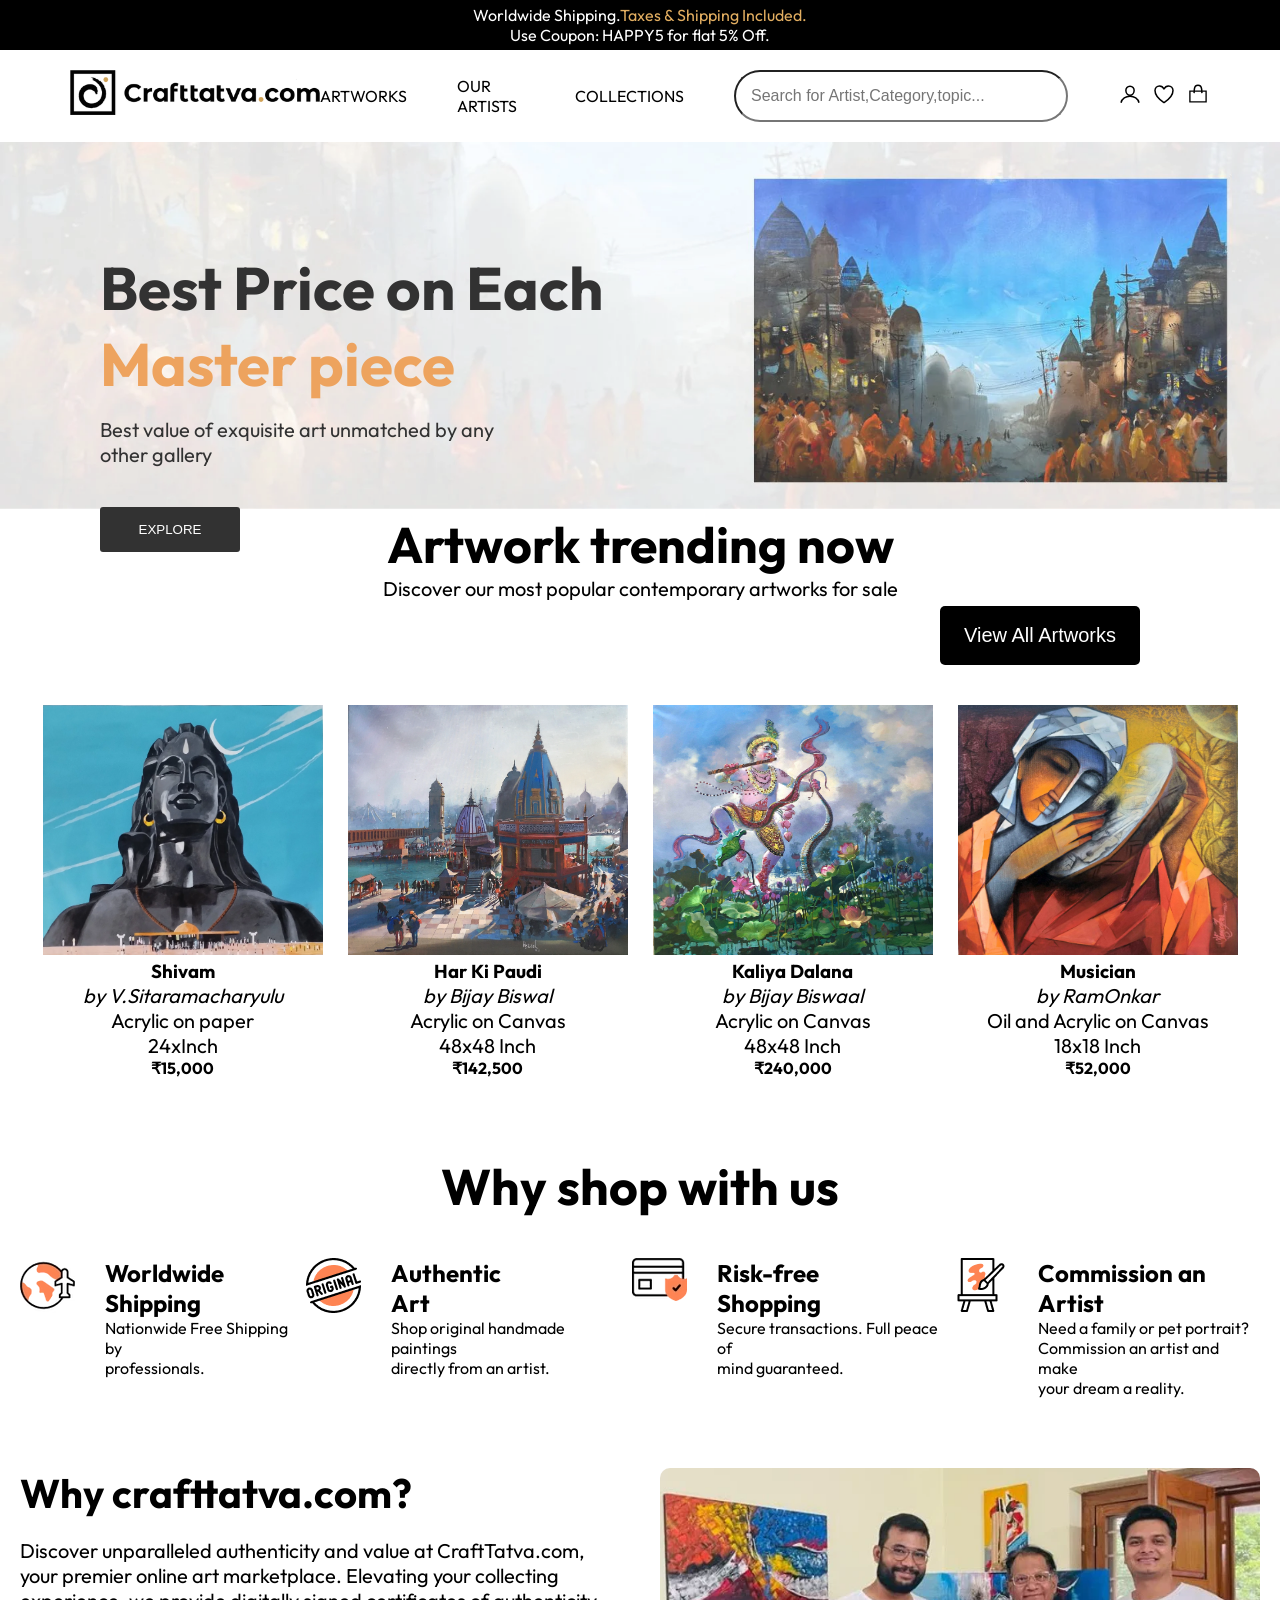
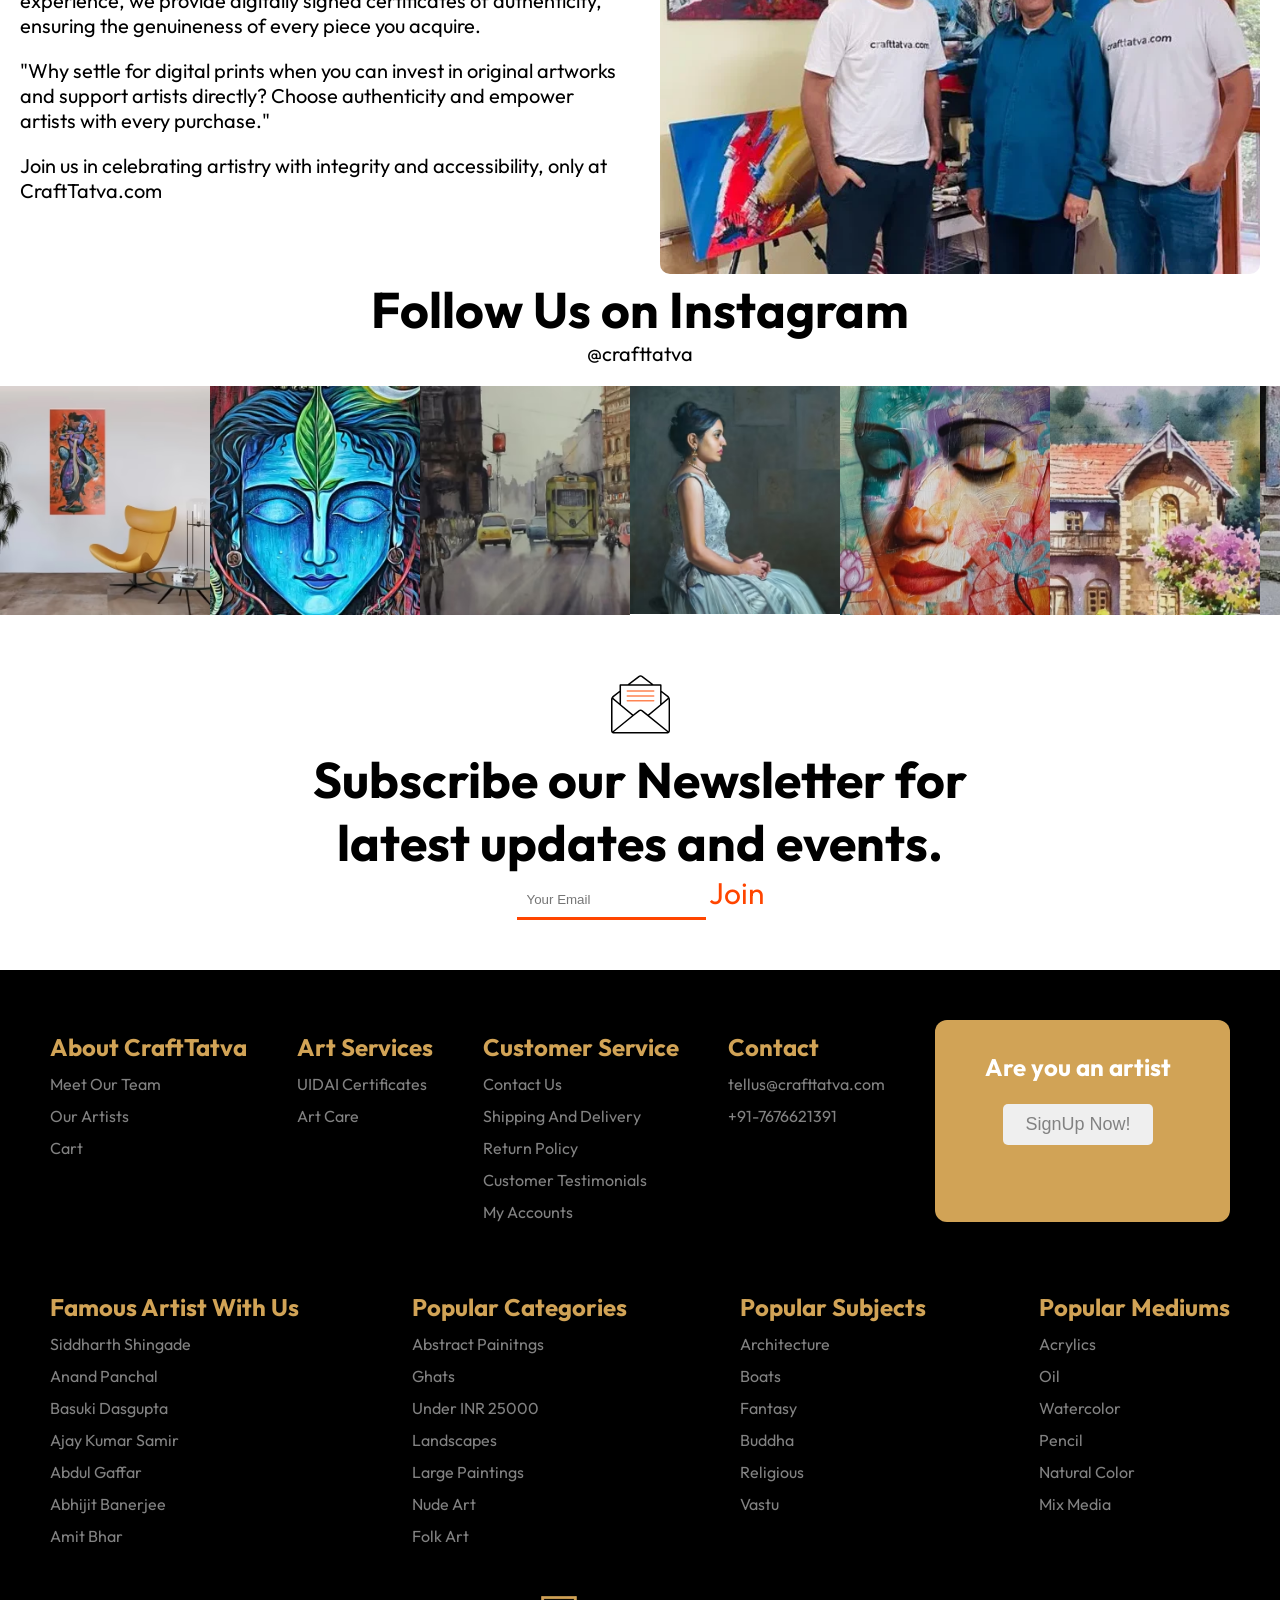
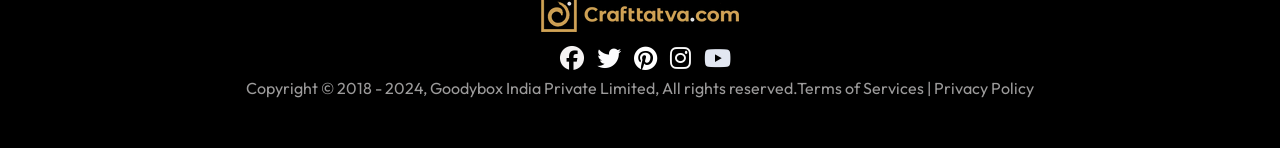
<file: index.html>
<!DOCTYPE html>
<html lang="en">
<head>
    <meta charset="UTF-8">
    <meta name="viewport" content="width=device-width, initial-scale=1.0">
    <title>Craftartgallery</title>
    <link rel="stylesheet" href="style.css">
    <!-- cdn link for icon -->
    <link rel="stylesheet" href="https://cdnjs.cloudflare.com/ajax/libs/font-awesome/6.7.2/css/all.min.css"
        integrity="sha512-Evv84Mr4kqVGRNSgIGL/F/aIDqQb7xQ2vcrdIwxfjThSH8CSR7PBEakCr51Ck+w+/U6swU2Im1vVX0SVk9ABhg=="
        crossorigin="anonymous" referrerpolicy="no-referrer" />
    <!-- font link -->
     <link rel="preconnect" href="https://fonts.googleapis.com">
<link rel="preconnect" href="https://fonts.gstatic.com" crossorigin>
<link href="https://fonts.googleapis.com/css2?family=Outfit:wght@100..900&display=swap" rel="stylesheet">

</head>

<body>
    <!-- Coupen Code -->
    <div class="cou">
        <div class="coupen">
            <p>Worldwide Shipping.<span class="span-coupen">Taxes & Shipping Included.</span></p>
            <p>Use Coupon: HAPPY5 for flat 5% Off.</p>
        </div>
    </div>
    <!-- Navbar Start -->
    <div class="navbar">
        <a href="./index.html"><img class="logo" src="./image/logo-image.avif"></a>
        <ul>
            <li class="hov"><a href="./collections.html">ARTWORKS</a></li>
            <li class="hov"><a href="">OUR ARTISTS</a></li>
            <li class="hov"><a href="./collections.html">COLLECTIONS</a></li>
            <li><input type="text" placeholder="Search for Artist,Category,topic..."></li>
            <div class="icons">
                <li><a href="./login.html"><svg aria-hidden="true" fill="none" focusable="false" width="24"
                            class="svg-user" viewBox="0 0 24 24">
                            <path
                                d="M16.125 8.75c-.184 2.478-2.063 4.5-4.125 4.5s-3.944-2.021-4.125-4.5c-.187-2.578 1.64-4.5 4.125-4.5 2.484 0 4.313 1.969 4.125 4.5Z"
                                stroke="currentColor" stroke-width="1.5" stroke-linecap="round" stroke-linejoin="round">
                            </path>
                            <path d="M3.017 20.747C3.783 16.5 7.922 14.25 12 14.25s8.217 2.25 8.984 6.497"
                                stroke="currentColor" stroke-width="1.5" stroke-miterlimit="10"></path>
                        </svg></a></li>
                <li><svg class="svg-heart" width="24" height="24" viewBox="0 0 24 24" fill="none"
                        xmlns="http://www.w3.org/2000/svg">
                        <path
                            d="M16.5429 4C13.4999 4 12 6.99984 12 6.99984C12 6.99984 10.5001 4 7.45712 4C4.98412 4 3.02579 6.06895 3.00048 8.53772C2.94892 13.6623 7.06573 17.3066 11.5782 20.3693C11.7026 20.4539 11.8495 20.4992 12 20.4992C12.1505 20.4992 12.2975 20.4539 12.4219 20.3693C16.9338 17.3066 21.0506 13.6623 20.9995 8.53772C20.9742 6.06895 19.0159 4 16.5429 4Z"
                            stroke="currentColor" stroke-width="1.5" stroke-linecap="round" stroke-linejoin="round">
                        </path>
                    </svg></li>
                <li><svg class="svg-cart" width="24" height="24" viewBox="0 0 24 24" fill="none"
                        xmlns="http://www.w3.org/2000/svg">
                        <path
                            d="M15.914 11.1088C15.8187 9.84444 15.796 8.46587 15.6347 7.06251C15.3753 4.81446 14.2386 3.28271 12.0009 3.28271C9.76329 3.28271 8.62655 4.81446 8.36712 7.06162C8.20581 8.46587 8.18317 9.84356 8.08789 11.1079"
                            stroke="currentColor" stroke-width="1.5" stroke-miterlimit="10" stroke-linejoin="bevel">
                        </path>
                        <path d="M20.1004 19.9089V9.10889H3.90039V19.9089H20.1004Z" stroke="currentColor"
                            stroke-width="1.35" stroke-miterlimit="10"></path>
                    </svg></li>
            </div>

        </ul>
    </div>
    <!-- navbar complete -->

    <!-- banner section start -->
    <div class="banner">
        <div class="banner-img">
            <img src="./image/banner-1.webp">
        </div>
        <div class="banner-1">
            <h1>Best Price on Each<br><span class="banner-1-yellow">Master piece </span></h1>
            <p>Best value of exquisite art unmatched by any<br>other gallery </p>
            <button><a href="./collections.html">EXPLORE</a></button>
        </div>
    </div>
    <!-- banner close -->

    <!-- trending art work -->
    <div class="trend1">
        <h1>Artwork trending now</h1>
        <p>Discover our most popular contemporary artworks for sale</p>
        <button><a href="./collections.html">View All Artworks</a></button>
        <div class="trend-art">
            <div class="t-art">
                <a href="">
                    <img src="./image/image-1-1.webp">
                    <h3>Shivam</h3>
                    <p><i>by V.Sitaramacharyulu</i></p>
                    <p>Acrylic on paper<br>24xInch</p>
                    <h4>₹15,000</h4>
                </a>
            </div>
            <div class="t-art">
                <a href="">
                    <img src="./image/image-1-2.webp">
                    <h3>Har Ki Paudi</h3>
                    <p><i>by Bijay Biswal</i></p>
                    <p>Acrylic on Canvas<br>48x48 Inch</p>
                    <h4>₹142,500</h4>
                </a>
            </div>

            <div class="t-art">
                <a href="">
                    <img src="./image/image-1-3.jpg">
                    <h3>Kaliya Dalana</h3>
                    <p><i>by Bijay Biswaal</i></p>
                    <p>Acrylic on Canvas<br>48x48 Inch</p>
                    <h4>₹240,000</h4>
                </a>
            </div>

            <div class="t-art">
                <a href="">
                    <img src="./image/image-1-4.jpg">
                    <h3>Musician</h3>
                    <p><i>by RamOnkar</i></p>
                    <p>Oil and Acrylic on Canvas<br>18x18 Inch</p>
                    <h4>₹52,000</h4>
                </a>
            </div>
        </div>
    </div>
    <!-- why shop with us -->
    <div class="why">
        <h1>Why shop with us</h1>
        <div class="why-sec">
            <div class="why-sec1">
                <div class="why-s1">
                    <img src="./image/image-y1.avif">
                </div>
                <div class="why-s2">
                    <h2>Worldwide <br>Shipping</h2>
                    <p>Nationwide Free Shipping by <br>professionals.</p>
                </div>
            </div>
            <div class="why-sec1">
                <div class="why-s1">
                    <img src="./image/image-y2.png">
                </div>
                <div class="why-s2">
                    <h2>Authentic <br>Art</h2>
                    <p>Shop original handmade paintings <br>directly from an artist.</p>
                </div>
            </div>
            <div class="why-sec1">
                <div class="why-s1">
                    <img src="./image/image-y3.avif">
                </div>
                <div class="why-s2">
                    <h2>Risk-free <br>Shopping</h2>
                    <p>Secure transactions. Full peace of <br>mind guaranteed.</p>
                </div>
            </div>
            <div class="why-sec1">
                <div class="why-s1">
                    <img src="./image/image-y4.png">
                </div>
                <div class="why-s2">
                    <h2>Commission an <br>Artist</h2>
                    <p>Need a family or pet portrait? <br>Commission an artist and make <br>your dream a reality.</p>
                </div>
            </div>
        </div>
    </div>
    <!-- why shop with us close -->

    <!-- small overview -->
    <div class="overview">
        <div class="over1">
            <h1>Why crafttatva.com?</h1>
            <p>Discover unparalleled authenticity and value at CraftTatva.com, your premier online art marketplace.
                Elevating your collecting experience, we provide digitally signed certificates of authenticity, ensuring
                the genuineness of every piece you acquire.</p>
            <p>"Why settle for digital prints when you can invest in original artworks and support artists directly?
                Choose authenticity and empower artists with every purchase."</p>
            <p>Join us in celebrating artistry with integrity and accessibility, only at CraftTatva.com</p>
        </div>
        <div class="over2">
            <img src="./image/image-over1.webp">
        </div>
    </div>

    <!-- follow on instagram -->
    <div class="instagram">
        <h1>Follow Us on Instagram</h1>
        <p>@crafttatva</p>
        <div class="insta">
            <div class="insta1">
                <img src="./image/image-i1.avif">
                <div class="hov-in"><a href=""><i class="fa-brands fa-instagram fa-sm" style="color: #fafafa;"></i></a></div>
            </div>
            <div class="insta1">
                <img src="./image/image-i2.avif">
                <div class="hov-in"><a href=""><i class="fa-brands fa-instagram fa-sm" style="color: #fafafa;"></i></a></div>
            </div>
            <div class="insta1">
                <img src="./image/image-i3.avif">
                <div class="hov-in"><a href=""><i class="fa-brands fa-instagram fa-sm" style="color: #fafafa;"></i></a></div>
            </div>
            <div class="insta1">
                <img src="./image/image-i4.avif">
                <div class="hov-in"><a href=""><i class="fa-brands fa-instagram fa-sm" style="color: #fafafa;"></i></a></div>
            </div>
            <div class="insta1">
                <img src="./image/image-i5.avif">
                <div class="hov-in"><a href=""><i class="fa-brands fa-instagram fa-sm" style="color: #fafafa;"></i></a></div>
            </div>
            <div class="insta1">
                <img src="./image/image-i6.avif">
                <div class="hov-in"><a href=""><i class="fa-brands fa-instagram fa-sm" style="color: #fafafa;"></i></a></div>
            </div>
            <div class="insta1">
                <img src="./image/image-i7.avif">
                <div class="hov-in"><a href=""><i class="fa-brands fa-instagram fa-sm" style="color: #fafafa;"></i></a></div>
            </div>
        </div>
    </div>

    <!-- join -->
    <div class="join">
        <svg xmlns="http://www.w3.org/2000/svg" width="59" height="59" viewBox="0 0 59 59" fill="none">
            <path
                d="M16.2922 16.7906H42.745C43.1529 16.7906 43.4981 16.4454 43.4981 16.0375C43.4981 15.6297 43.1529 15.2844 42.745 15.2844H16.2922C15.8843 15.2844 15.5391 15.6297 15.5391 16.0375C15.5391 16.4454 15.8843 16.7906 16.2922 16.7906Z"
                fill="#FE8453"></path>
            <path
                d="M16.2922 21.6542H42.745C43.1529 21.6542 43.4981 21.3089 43.4981 20.9011C43.4981 20.4932 43.1529 20.1479 42.745 20.1479H16.2922C15.8843 20.1479 15.5391 20.4932 15.5391 20.9011C15.5391 21.3089 15.8843 21.6542 16.2922 21.6542Z"
                fill="#FE8453"></path>
            <path
                d="M16.2922 26.5179H42.745C43.1529 26.5179 43.4981 26.1727 43.4981 25.7648C43.4981 25.3569 43.1529 25.0117 42.745 25.0117H16.2922C15.8843 25.0117 15.5391 25.3569 15.5391 25.7648C15.5391 26.1727 15.8843 26.5179 16.2922 26.5179Z"
                fill="#FE8453"></path>
            <path
                d="M57.1111 20.7235L50.5531 15.6397V10.0854C50.5531 9.6775 50.2079 9.33227 49.7996 9.33227H42.4254L31.6308 0.95394C30.4383 0.0439993 28.5869 0.0439993 27.4259 0.95394L16.6314 9.33227H9.25715C8.84928 9.33227 8.50405 9.6775 8.50405 10.0854V15.6397L1.94563 20.7235C0.847291 21.5704 0 23.2964 0 24.6769V55.7114C0 56.8408 0.658909 57.8134 1.66305 58.2843C1.91408 58.4412 2.29086 58.5354 2.82403 58.5354H56.1698C56.7034 58.5354 57.0802 58.4412 57.3313 58.2843C58.3354 57.8134 58.9943 56.8408 58.9943 55.7114V24.6769C59.0569 23.2964 58.2096 21.5703 57.1113 20.7235H57.1111ZM57.5821 24.6769V55.7114C57.5821 55.8993 57.5505 56.0562 57.4879 56.2135C57.3937 56.1193 57.2995 56.0251 57.1742 55.8993L38.1581 40.5237L57.5511 24.2374C57.5827 24.3943 57.5827 24.5511 57.5827 24.6764L57.5821 24.6769ZM1.53809 55.7114V24.6769C1.53809 24.5201 1.56918 24.3948 1.60073 24.2379L20.9938 40.5243L1.97766 55.8999C1.85237 55.9941 1.75817 56.0883 1.66398 56.214C1.56978 56.0567 1.53869 55.8688 1.53869 55.7119L1.53809 55.7114ZM22.5945 41.1201L28.3999 36.4131C29.0273 35.911 30.0941 35.911 30.7219 36.4131L56.2335 57.0294H2.88777L22.5945 41.1201ZM56.2335 21.8839C56.5157 22.1034 56.7667 22.4171 56.9867 22.7938L50.585 28.1598V17.5221L56.2335 21.8839ZM28.3678 2.14555C28.9952 1.64347 30.1251 1.64347 30.7524 2.14555L40.0723 9.36289H19.0474L28.3678 2.14555ZM49.1106 29.4143L36.9974 39.5814L31.663 35.2822C30.5016 34.3407 28.6502 34.3407 27.4892 35.2822L22.1549 39.5814L10.0417 29.3827V10.8055H49.1099L49.1106 29.4143ZM2.88777 21.8832L8.53583 17.4899V28.1276L2.13462 22.7616C2.3541 22.4164 2.63674 22.1027 2.88777 21.8832Z"
                fill="black"></path>
        </svg>
        <h1>Subscribe our Newsletter for <br>latest updates and events.</h1>
    </div>
    <div class="join-sec1">
        <div class="join-sec2">
            <input type="text" placeholder="Your Email">
            <a href="">Join</a>
        </div>
    </div>

    <!-- Footer -->
    <footer class="footer">
        <div class="footer1">
            <div class="footer-sec1">
                <ul>
                    <li>
                        <h2>About CraftTatva</h2>
                    </li>
                    <li><a href="#"> Meet Our Team</a></li>
                    <li><a href="#">Our Artists</a></li>
                    <li><a href="#">Cart</a></li>
                </ul>
            </div>
            <div class="footer-sec11">
                <ul>
                    <li>
                        <h2>Art Services</h2>
                    </li>
                    <li><a href="#">UIDAI Certificates</a></li>
                    <li><a href="#">Art Care</a></li>
                </ul>
            </div>
            <div class="footer-sec11">
                <ul>
                    <li>
                        <h2>Customer Service</h2>
                    </li>
                    <li><a href="#">Contact Us</a></li>
                    <li><a href="#">Shipping And Delivery</a></li>
                    <li><a href="#">Return Policy</a></li>
                    <li><a href="#">Customer Testimonials</a></li>
                    <li><a href="#">My Accounts</a></li>
                </ul>
            </div>
            <div class="footer-sec11">
                <ul>
                    <li>
                        <h2>Contact</h2>
                    </li>
                    <li><a href="#">tellus@crafttatva.com</a></li>
                    <li><a href="#">+91-7676621391</a></li>
            </div>
            <div class="footer-signup">
                <ul>
                    <li>
                        <h2 class="foo">Are you an artist</h2>
                    </li>
                    <li><button><a href="">SignUp Now!</a></button></li>
                </ul>
            </div>
        </div>
        <div class="footer2">
            <div class="footer-sec2">
                <ul>
                    <h2>Famous Artist With Us</h2>
                    <li><a href="#">Siddharth Shingade</a></li>
                    <li><a href="#">Anand Panchal</a></li>
                    <li><a href="#">Basuki Dasgupta</a></li>
                    <li><a href="#">Ajay Kumar Samir</a></li>
                    <li><a href="#">Abdul Gaffar</a></li>
                    <li><a href="#">Abhijit Banerjee</a></li>
                    <li><a href="#">Amit Bhar</a></li>
                </ul>
            </div>
            <div class="footer-sec2">
                <h2>Popular Categories</h2>
                <li><a href="#">Abstract Painitngs</a></li>
                <li><a href="#">Ghats</a></li>
                <li><a href="#">Under INR 25000</a></li>
                <li><a href="#">Landscapes</a></li>
                <li><a href="#">Large Paintings</a></li>
                <li><a href="#">Nude Art</a></li>
                <li><a href="#">Folk Art</a></li>
            </div>
            <div class="footer-sec2">
                <h2>Popular Subjects</h2>
                <li><a href="#">Architecture</a></li>
                <li><a href="#">Boats</a></li>
                <li><a href="#">Fantasy</a></li>
                <li><a href="#">Buddha</a></li>
                <li><a href="#">Religious</a></li>
                <li><a href="#">Vastu</a></li>
            </div>
            <div class="footer-sec2">
                <h2>Popular Mediums</h2>
                <li><a href="#">Acrylics</a></li>
                <li><a href="#">Oil</a></li>
                <li><a href="#">Watercolor</a></li>
                <li><a href="#">Pencil</a></li>
                <li><a href="#">Natural Color</a></li>
                <li><a href="#">Mix Media</a></li>
            </div>
        </div>

        <div class="footer3">
            <img src="./image/footer-log.webp">
            <div>
                <ul>
                    <li><a href=""><i class="fa-brands fa-facebook fa-xl" style="color: #f5f3f3;"></i></a>
                        <a href=""><i class="fa-brands fa-twitter fa-xl" style="color: #fcfcfd;"></i></a>
                        <a href=""><i class="fa-brands fa-pinterest fa-xl" style="color: #ffffff;"></i></a>
                        <a href=""><i class="fa-brands fa-instagram fa-xl" style="color: #fafafa;"></i></a>
                        <a href=""><i class="fa-brands fa-youtube fa-xl" style="color: #e2e7f1;"></i></a>
                    </li>
                </ul>
            </div>
            <p>Copyright &copy; 2018 - 2024, Goodybox India Private Limited, All rights reserved.Terms of Services |
                Privacy Policy</p>
        </div>
    </footer>
    <!--  hov i-->
    
</body>

</html>
</file>
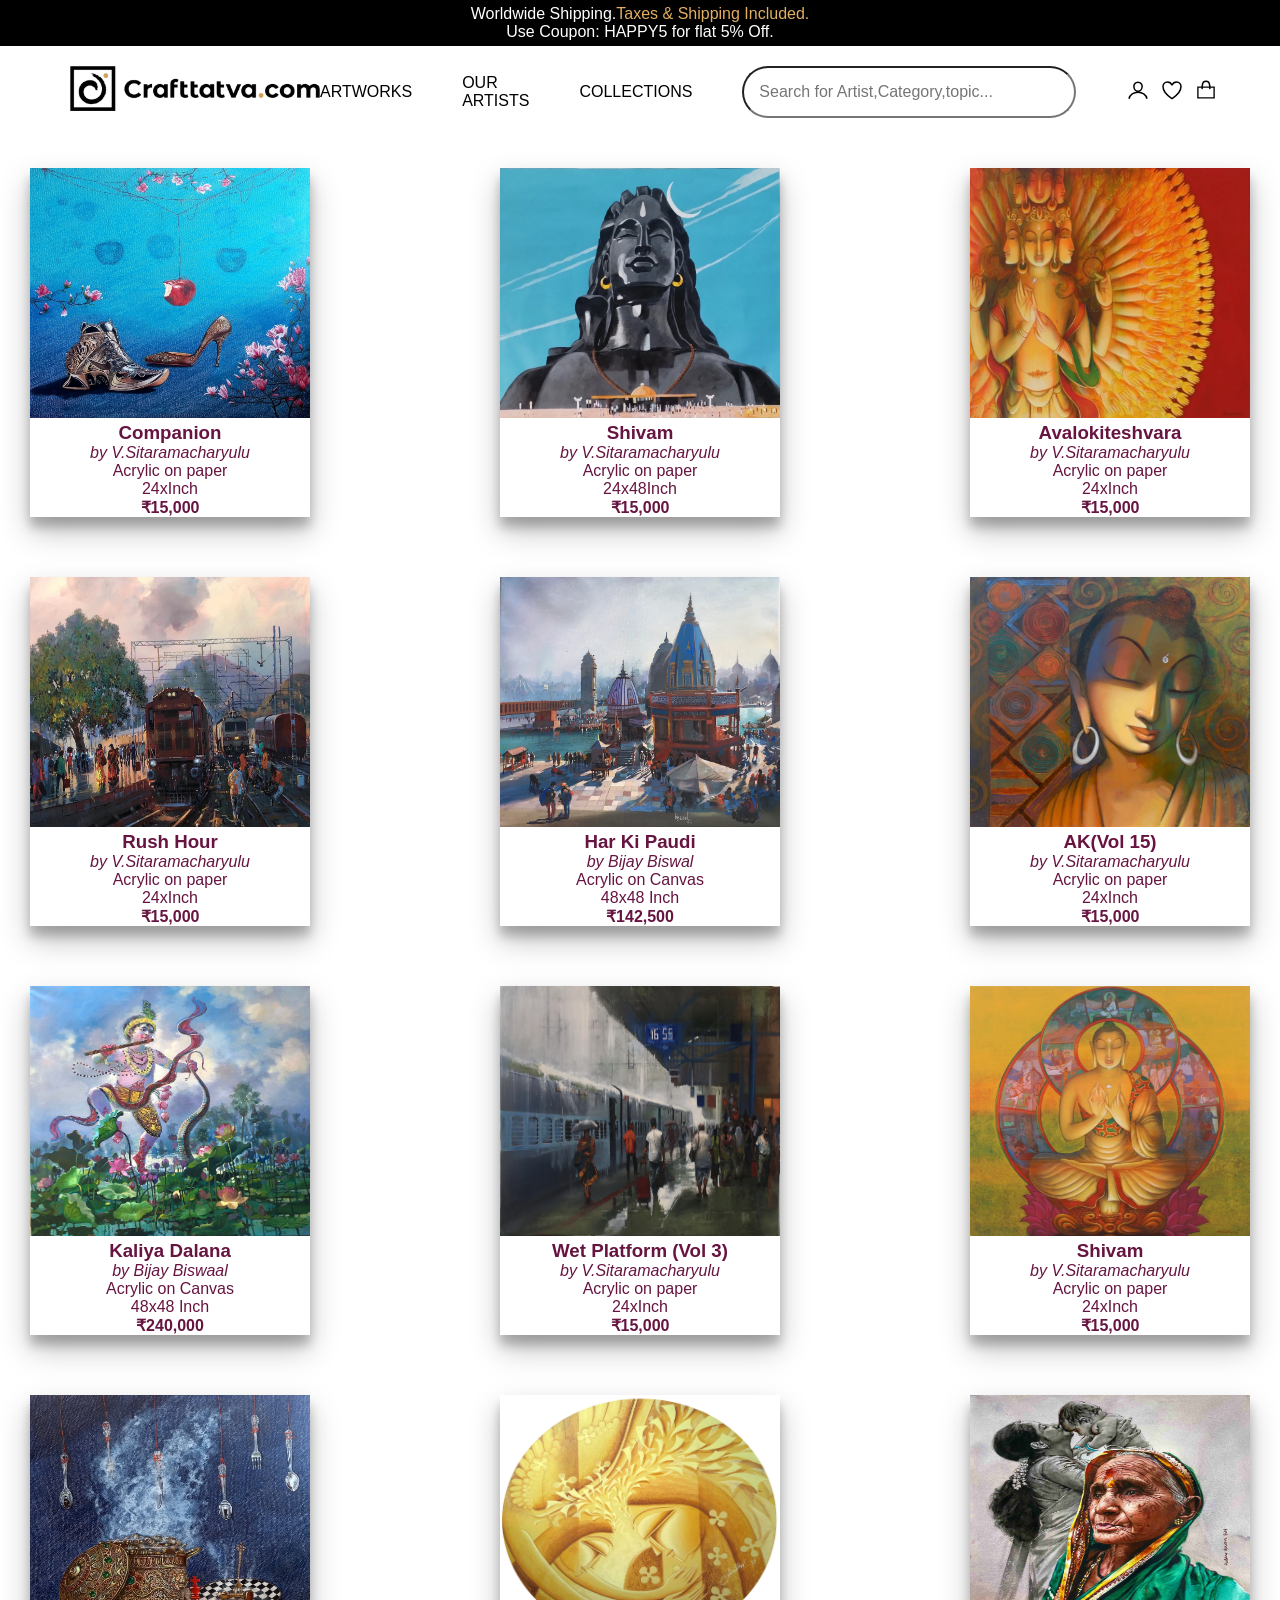
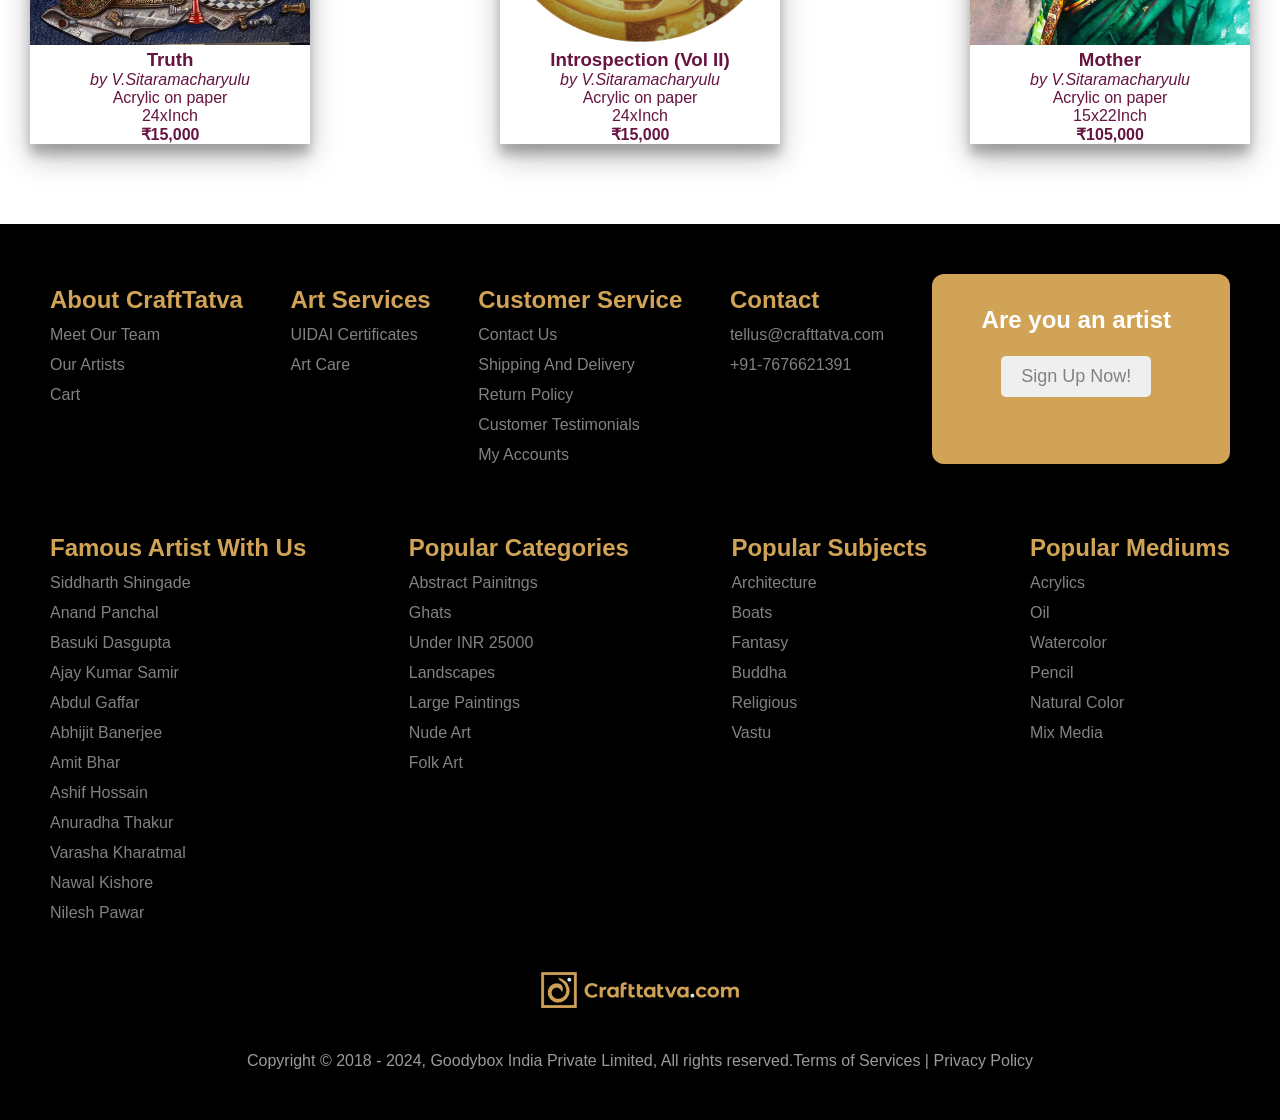
<file: collections.html>
<!DOCTYPE html>
<html lang="en">
<head>
    <meta charset="UTF-8">
    <meta name="viewport" content="width=device-width, initial-scale=1.0">
    <title>Collections</title>
    <link rel="stylesheet" href="style.css">
</head>
<body><!-- Coupen Code -->
    <div class="cou">
        <div class="coupen">
            <p>Worldwide Shipping.<span class="span-coupen">Taxes & Shipping Included.</span></p>
            <p>Use Coupon: HAPPY5 for flat 5% Off.</p>
        </div>
    </div>
    <!-- Navbar Start -->
    <div class="navbar">
        <a href="./index.html"><img class="logo" src="./image/logo-image.avif"></a>
        <ul>
            <li><a href="./collections.html">ARTWORKS</a></li>
            <li><a href="">OUR ARTISTS</a></li>
            <li><a href="./collections.html">COLLECTIONS</a></li>
            <li><input type="text" placeholder="Search for Artist,Category,topic..."></li>
            <div class="icons">
                <li><a href="./login.html"><svg aria-hidden="true" fill="none" focusable="false" width="24"
                            class="svg-user" viewBox="0 0 24 24">
                            <path
                                d="M16.125 8.75c-.184 2.478-2.063 4.5-4.125 4.5s-3.944-2.021-4.125-4.5c-.187-2.578 1.64-4.5 4.125-4.5 2.484 0 4.313 1.969 4.125 4.5Z"
                                stroke="currentColor" stroke-width="1.5" stroke-linecap="round" stroke-linejoin="round">
                            </path>
                            <path d="M3.017 20.747C3.783 16.5 7.922 14.25 12 14.25s8.217 2.25 8.984 6.497"
                                stroke="currentColor" stroke-width="1.5" stroke-miterlimit="10"></path>
                        </svg></a></li>
                <li><svg class="svg-heart" width="24" height="24" viewBox="0 0 24 24" fill="none"
                        xmlns="http://www.w3.org/2000/svg">
                        <path
                            d="M16.5429 4C13.4999 4 12 6.99984 12 6.99984C12 6.99984 10.5001 4 7.45712 4C4.98412 4 3.02579 6.06895 3.00048 8.53772C2.94892 13.6623 7.06573 17.3066 11.5782 20.3693C11.7026 20.4539 11.8495 20.4992 12 20.4992C12.1505 20.4992 12.2975 20.4539 12.4219 20.3693C16.9338 17.3066 21.0506 13.6623 20.9995 8.53772C20.9742 6.06895 19.0159 4 16.5429 4Z"
                            stroke="currentColor" stroke-width="1.5" stroke-linecap="round" stroke-linejoin="round">
                        </path>
                    </svg></li>
                <li><svg class="svg-cart" width="24" height="24" viewBox="0 0 24 24" fill="none"
                        xmlns="http://www.w3.org/2000/svg">
                        <path
                            d="M15.914 11.1088C15.8187 9.84444 15.796 8.46587 15.6347 7.06251C15.3753 4.81446 14.2386 3.28271 12.0009 3.28271C9.76329 3.28271 8.62655 4.81446 8.36712 7.06162C8.20581 8.46587 8.18317 9.84356 8.08789 11.1079"
                            stroke="currentColor" stroke-width="1.5" stroke-miterlimit="10" stroke-linejoin="bevel">
                        </path>
                        <path d="M20.1004 19.9089V9.10889H3.90039V19.9089H20.1004Z" stroke="currentColor"
                            stroke-width="1.35" stroke-miterlimit="10"></path>
                    </svg></li>
            </div>

        </ul>
    </div>
    <!-- navbar complete -->
    <div class="collections">
          <div class="product1">
                <a href="">
                    <img src="./image/image-p7.jpg">
                    <h3>Companion</h3>
                    <p><i>by V.Sitaramacharyulu</i></p>
                    <p>Acrylic on paper<br>24xInch</p>
                    <h4>₹15,000</h4>
                </a>
        </div>
        <div class="product1">
                <a href="">
                    <img src="./image/image-1-1.webp">
                    <h3>Shivam</h3>
                    <p><i>by V.Sitaramacharyulu</i></p>
                    <p>Acrylic on paper<br>24x48Inch</p>
                    <h4>₹15,000</h4>
                </a>
            </div>
        <div class="product1">
                <a href="">
                    <img src="./image/image-p2.webp">
                    <h3>Avalokiteshvara</h3>
                    <p><i>by V.Sitaramacharyulu</i></p>
                    <p>Acrylic on paper<br>24xInch</p>
                    <h4>₹15,000</h4>
                </a>
        </div>
        <div class="product1">
                <a href="">
                    <img src="./image/image-p3.webp">
                    <h3>Rush Hour</h3>
                    <p><i>by V.Sitaramacharyulu</i></p>
                    <p>Acrylic on paper<br>24xInch</p>
                    <h4>₹15,000</h4>
                </a>
        </div>
         <div class="product1">
                <a href="">
                    <img src="./image/image-1-2.webp">
                    <h3>Har Ki Paudi</h3>
                    <p><i>by Bijay Biswal</i></p>
                    <p>Acrylic on Canvas<br>48x48 Inch</p>
                    <h4>₹142,500</h4>
                </a>
            </div>

        <div class="product1">
                <a href="">
                    <img src="./image/image-p4.webp">
                    <h3>AK(Vol 15)</h3>
                    <p><i>by V.Sitaramacharyulu</i></p>
                    <p>Acrylic on paper<br>24xInch</p>
                    <h4>₹15,000</h4>
                </a>
        </div>
         <div class="product1">
                <a href="">
                    <img src="./image/image-1-3.jpg">
                    <h3>Kaliya Dalana</h3>
                    <p><i>by Bijay Biswaal</i></p>
                    <p>Acrylic on Canvas<br>48x48 Inch</p>
                    <h4>₹240,000</h4>
                </a>
            </div>
        <div class="product1">
                <a href="">
                    <img src="./image/image-p5.webp">
                    <h3>Wet Platform (Vol 3)</h3>
                    <p><i>by V.Sitaramacharyulu</i></p>
                    <p>Acrylic on paper<br>24xInch</p>
                    <h4>₹15,000</h4>
                </a>
        </div>
        <div class="product1">
                <a href="">
                    <img src="./image/image-p6.webp">
                    <h3>Shivam</h3>
                    <p><i>by V.Sitaramacharyulu</i></p>
                    <p>Acrylic on paper<br>24xInch</p>
                    <h4>₹15,000</h4>
                </a>
        </div>
      
        <div class="product1">
                <a href="">
                    <img src="./image/image-p8.jpg">
                    <h3>Truth</h3>
                    <p><i>by V.Sitaramacharyulu</i></p>
                    <p>Acrylic on paper<br>24xInch</p>
                    <h4>₹15,000</h4>
                </a>
        </div>
        <div class="product1">
                    <img src="./image/image-p1.jpg">
                <a href="">

                    <h3>Introspection (Vol II)</h3>
                    <p><i>by V.Sitaramacharyulu</i></p>
                    <p>Acrylic on paper<br>24xInch</p>
                    <h4>₹15,000</h4>
                </a>
        </div>
         <div class="product1">
                <a href="">
                    <img src="./image/image-p9.jpg">
                    <h3>Mother</h3>
                    <p><i>by V.Sitaramacharyulu</i></p>
                    <p>Acrylic on paper<br>15x22Inch</p>
                    <h4>₹105,000</h4>
                </a>
        </div>
    </div>

     <!-- Footer -->
    <footer class="footer">
        <div class="footer1">
            <div class="footer-sec1">
                <ul>
                    <li>
                        <h2>About CraftTatva</h2>
                    </li>
                    <li><a href="#"> Meet Our Team</a></li>
                    <li><a href="#">Our Artists</a></li>
                    <li><a href="#">Cart</a></li>
                </ul>
            </div>
            <div class="footer-sec11">
                <ul>
                    <li>
                        <h2>Art Services</h2>
                    </li>
                    <li><a href="#">UIDAI Certificates</a></li>
                    <li><a href="#">Art Care</a></li>
                </ul>
            </div>
            <div class="footer-sec11">
                <ul>
                    <li>
                        <h2>Customer Service</h2>
                    </li>
                    <li><a href="#">Contact Us</a></li>
                    <li><a href="#">Shipping And Delivery</a></li>
                    <li><a href="#">Return Policy</a></li>
                    <li><a href="#">Customer Testimonials</a></li>
                    <li><a href="#">My Accounts</a></li>
                </ul>
            </div>
            <div class="footer-sec11">
                <ul>
                    <li>
                        <h2>Contact</h2>
                    </li>
                    <li><a href="#">tellus@crafttatva.com</a></li>
                    <li><a href="#">+91-7676621391</a></li>
            </div>
            <div class="footer-signup">
                <ul>
                    <li>
                        <h2 class="foo">Are you an artist</h2>
                    </li>
                    <li><button><a href="">Sign Up Now!</a></button></li>
                </ul>
            </div>
        </div>
        <div class="footer2">
            <div class="footer-sec2">
                <ul>
                    <h2>Famous Artist With Us</h2>
                    <li><a href="#">Siddharth Shingade</a></li>
                    <li><a href="#">Anand Panchal</a></li>
                    <li><a href="#">Basuki Dasgupta</a></li>
                    <li><a href="#">Ajay Kumar Samir</a></li>
                    <li><a href="#">Abdul Gaffar</a></li>
                    <li><a href="#">Abhijit Banerjee</a></li>
                    <li><a href="#">Amit Bhar</a></li>
                    <li><a href="#">Ashif Hossain</a></li>
                    <li><a href="#">Anuradha Thakur</a></li>
                    <li><a href="#">Varasha Kharatmal</a></li>
                    <li><a href="#">Nawal Kishore</a></li>
                    <li><a href="#">Nilesh Pawar</a></li>
                </ul>
            </div>
            <div class="footer-sec2">
                <h2>Popular Categories</h2>
                <li><a href="#">Abstract Painitngs</a></li>
                <li><a href="#">Ghats</a></li>
                <li><a href="#">Under INR 25000</a></li>
                <li><a href="#">Landscapes</a></li>
                <li><a href="#">Large Paintings</a></li>
                <li><a href="#">Nude Art</a></li>
                <li><a href="#">Folk Art</a></li>
            </div>
            <div class="footer-sec2">
                <h2>Popular Subjects</h2>
                <li><a href="#">Architecture</a></li>
                <li><a href="#">Boats</a></li>
                <li><a href="#">Fantasy</a></li>
                <li><a href="#">Buddha</a></li>
                <li><a href="#">Religious</a></li>
                <li><a href="#">Vastu</a></li>
            </div>
            <div class="footer-sec2">
                <h2>Popular Mediums</h2>
                <li><a href="#">Acrylics</a></li>
                <li><a href="#">Oil</a></li>
                <li><a href="#">Watercolor</a></li>
                <li><a href="#">Pencil</a></li>
                <li><a href="#">Natural Color</a></li>
                <li><a href="#">Mix Media</a></li>
            </div>
        </div>

        <div class="footer3">
            <img src="./image/footer-log.webp">
            <div>
                <ul>
                    <li><a href=""><i class="fa-brands fa-facebook fa-sm" style="color: #f5f3f3;"></i></a>
                        <a href=""><i class="fa-brands fa-twitter fa-sm" style="color: #fcfcfd;"></i></a>
                        <a href=""><i class="fa-brands fa-pinterest fa-sm" style="color: #ffffff;"></i></a>
                        <a href=""><i class="fa-brands fa-instagram fa-sm" style="color: #fafafa;"></i></a>
                        <a href=""><i class="fa-brands fa-youtube fa-sm" style="color: #e2e7f1;"></i></a>
                    </li>
                </ul>
            </div>
            <p>Copyright &copy; 2018 - 2024, Goodybox India Private Limited, All rights reserved.Terms of Services |
                Privacy Policy</p>








        </div>
    </footer>
</body>
</html>
</file>
<file: style.css>
*{
    margin: 0;
    padding: 0;
}
body{
     font-family: "Outfit", sans-serif;
  font-optical-sizing: auto;
  font-weight: 20px;
  font-style: normal;
}

.coupen{
    background-color: black;
    color: white;
    text-align: center;
    padding: 5px;
}
.span-coupen{
    color: rgb(226, 174, 97);
}
.navbar{
   padding: 20px;
   display: flex;
   justify-content: space-between;
   position: sticky;
   top: 0px;
   z-index: 10;
   background-color: white;
}
.hov :hover{
    border-bottom: solid black 1px;
}
.logo{
    width: 250px;
    margin-left: 50px;
}
.navbar a{
    text-decoration: none;
    color: black;
}
.navbar ul{
    display: flex;
    gap: 50px;
    margin-right: 50px;
    align-items: center;
}
.navbar li{
    list-style: none;
    font-size: medium;
}
.navbar input{
    width: 300px;
    padding: 15px;
    border-radius: 30px;
    font-size: medium;
}
.icons{
    display: flex;
    gap: 10px;
}
.banner{
    opacity: 0.8;
}
.banner a{
    text-decoration: none;
    color: white;
}
.banner img{
    width: 100%;
}
.banner  button{
    margin-top: 40px;
}
.banner-1{
     position: absolute;
   top: 250px;
   left: 100px;
}
.banner-1 h1{
    font-size: 60px;
}
.banner-1 p{
    margin-top: 15px;
    font-size: 20px;
}
.banner-img{
    position: relative;
}
.banner-1 button{
    width: 140px;
    padding: 15px;
    border-radius: 3px;
    background-color: black;
    color: white;
    border: none;
}
.banner-1-yellow{
    color: rgba(233, 136, 45, 0.951);
}
.category{
    text-align: center;
}
.cat-option{
    display: flex;
    justify-content: space-around;
}
/* banner close */
.trend1{
    text-align: center;
}
.trend1 a{
    text-decoration: none;
    color: white;
}
.trend1 h1{
    font-size: 50px;
}
.trend1 p{
    font-size: 20px;
}
.trend1 button{
    width: 200px;
    margin-top: 5px;
    margin-left: 800px;
    padding: 18px;
    font-size: 20px;
    background-color: black;
    color: white;
    border-radius: 5px;
    border: none;
    margin-bottom: 10px;
}
.trend-art{
    display: flex;
    justify-content: space-between;
    padding: 30px;
}
.trend-art a{
    text-decoration: none;
    color: black;
}
.t-art{
    height: 400px;
    width: 600px;
}
.t-art img{
    width: 280px;
    height: 250px;
}
/* trend end */

.why{
    
    padding: 20px;
}
.why h1{
    font-size: 50px;
    text-align: center;
}
.why-sec{
    display: flex;
    justify-content: space-between;
}
.why-sec1{
    margin-top: 40px;
    display: flex;
    gap: 30px;
    justify-content: space-between;
}
/* why close */
.overview{
    margin-top: 50px;
    display: flex;
    justify-content: space-around;
}
.overview h1{
    font-size: 40px;
}
.overview p{
    font-size: 20px;
    margin-top: 20px;
}
.over1{
    width: 600px;
}
.over2 img{
    width: 600px;
    border-radius: 10px;
}
/* overview close */

/* instagram */
.instagram{
    text-align: center;
}
.instagram h1{
    text-align: center;
    font-size: 50px;
}
.insta{
    gap: 0px;
    margin-top: 20px;
    
    display: flex;
    justify-content: space-between;
    
}
.insta1{
    position: relative;
    display: inline-block;
}
.insta1 img{
    width: 210px;
    display: block;
}
.hov-in{
    text-align: center;
      position: absolute;
      top: 80px;
      /* position above the image */
      left: 50%;
      transform: translateX(-50%);
      font-size: 48px;
      font-weight: bold;
      color: white;
      text-shadow: 0 0 5px black;
      opacity: 0;
      pointer-events: none;
      transition: opacity 0.2;
}
.insta1:hover .hov-in{
    opacity: 1;
}
.instagram p{
    font-size: 20px;
}
/* instagram end */

/* join start */

.join{ 
    margin-top: 60px;
    text-align: center;
}
.join h1{
    margin-top: 10px;
    font-size: 50px;
}
.join-sec1{
    text-align: center;
}
.join-sec1 a{
    text-decoration: none;
    color: orangered;
    font-size: 30px;
    margin-top: 20px;
}
.join-sec1 input{
    border: none;
    outline: none;
    padding:10px;
    border-bottom: solid orangered 3px;
}
/* join end */


.footer{
    margin-top: 50px;
    padding: 50px;
    gap: 5px;
    background-color: black;
}
footer a{
    text-decoration: none;
    color:  rgb(130, 130, 130);;
}
.footer1{
    display: flex;
    justify-content: space-between;
}
.footer2{
    display: flex;
    justify-content: space-between;
    margin-top: 70px;
}
footer h2{
    color: #d1a356;
}
footer li{
    color: rgb(130, 130, 130);
    list-style: none;
    margin-top: 12px;
}
.foo{
    color: white;
}
.footer-signup{
    text-align: center;
    padding: 20px 5% 5px 50px;;
    border-radius: 12px;
    background-color: #d1a356;
}
.footer-signup button{
    width: 150px;
    padding: 10px;
    margin-top: 10px;
    border-radius: 5px;
    border: none;
    font-size: 18px;
}
.footer-signup button:hover{
    background-color: #661440;
}
.footer3{
    margin-top: 50px;
    text-align: center;
}.footer3 a{
    margin-top: 5px;
    margin-left: 10px;
}
.footer3 p{
    margin-top: 10px;
    color: rgb(156, 155, 155);
}
/* footer end */
.box1{
    padding: 20px;
    position: relative; 
    top: 50px;
    left: 500px;
    text-align: center;
    height: 500px;
    width: 450px;
    background: transparent;
    backdrop-filter: blur(9px);
    border: solid rgb(136, 137, 137) 2px;
    border-radius: 12px;
    color: white;
    padding: 30px 40px;
    box-shadow: 2px 4px 8px 1px rgb(180, 179, 179);
}

.box1 a{
    text-decoration: none;
    color: white;
}
.box1 a:hover{
    border-bottom: solid white 1px;
}
.link li{
    width: 10px;
    color: white;
}
.login{
    text-align: center;
}
.login button{
    width: 100px;
    padding: 20px;
    border-radius: 5px;
    background-color: burlywood;
}

.register-link p a{
  color: #fff;
  text-decoration: none;
  font-weight: 600;
}
.register-link p a:hover{
  text-decoration: underline;
}
/* login */
.login2{
    text-align: center;
     position: absolute;
      
}
  .bimg img{
   width: 100%;
  }
.box{
    padding: 20px;
    position: relative; 
    top: 150px;
    left: 500px;
    text-align: center;
    height: 350px;
    width: 450px;
    background: transparent;
    backdrop-filter: blur(9px);
    border: solid rgb(136, 137, 137) 2px;
    border-radius: 12px;
    color: white;
    padding: 30px 40px;
    box-shadow: 2px 4px 8px 1px rgb(180, 179, 179);
}
.Phone{
    width: 20px;
}
.box a{
    text-decoration: none;
    color: white;
}
.box a:hover{
    border-bottom: solid white 1px;
}
.remember-forgot1{
    display: flex;
    justify-content: space-between; 
    font-size: 14px;
    margin: 20px;
}
.btn1{
    margin-bottom: 10px;
    padding: 10px;
    width: 300px;
    background-color: white;
    color: black;
    border-radius: 15px;
    border: none;
    outline: none;
}
.input-box1 input::placeholder{
    color: white;
}
.input-box1 input{
    color: white;
     width: 350px;
    padding: 30px;
    text-decoration: none;
    outline: none;
    background: transparent;
    border: solid rgb(136, 137, 137) 2px;
    border-radius: 30px;
    margin-top: 10px;
}
/* collection */
.collections{
    display: flex;
    flex-wrap: wrap;
    justify-content: space-between;
    
}
.product1{
    transition:2s;
    text-align: center;
    margin: 30px;
   box-shadow: rgba(0, 0, 0, 0.25) 0px 14px 28px, rgba(0, 0, 0, 0.22) 0px 10px 10px;
    
}
.product1:hover{
    transform: scale(1.1);
}
.product1 a{
    text-decoration: none;
    color: #661440;
}
.product1 img{
    width: 280px;
    height: 250px;
}

.t-art{
    height: 400px;
    width: 600px;
}
/* hov-i */
</file>
